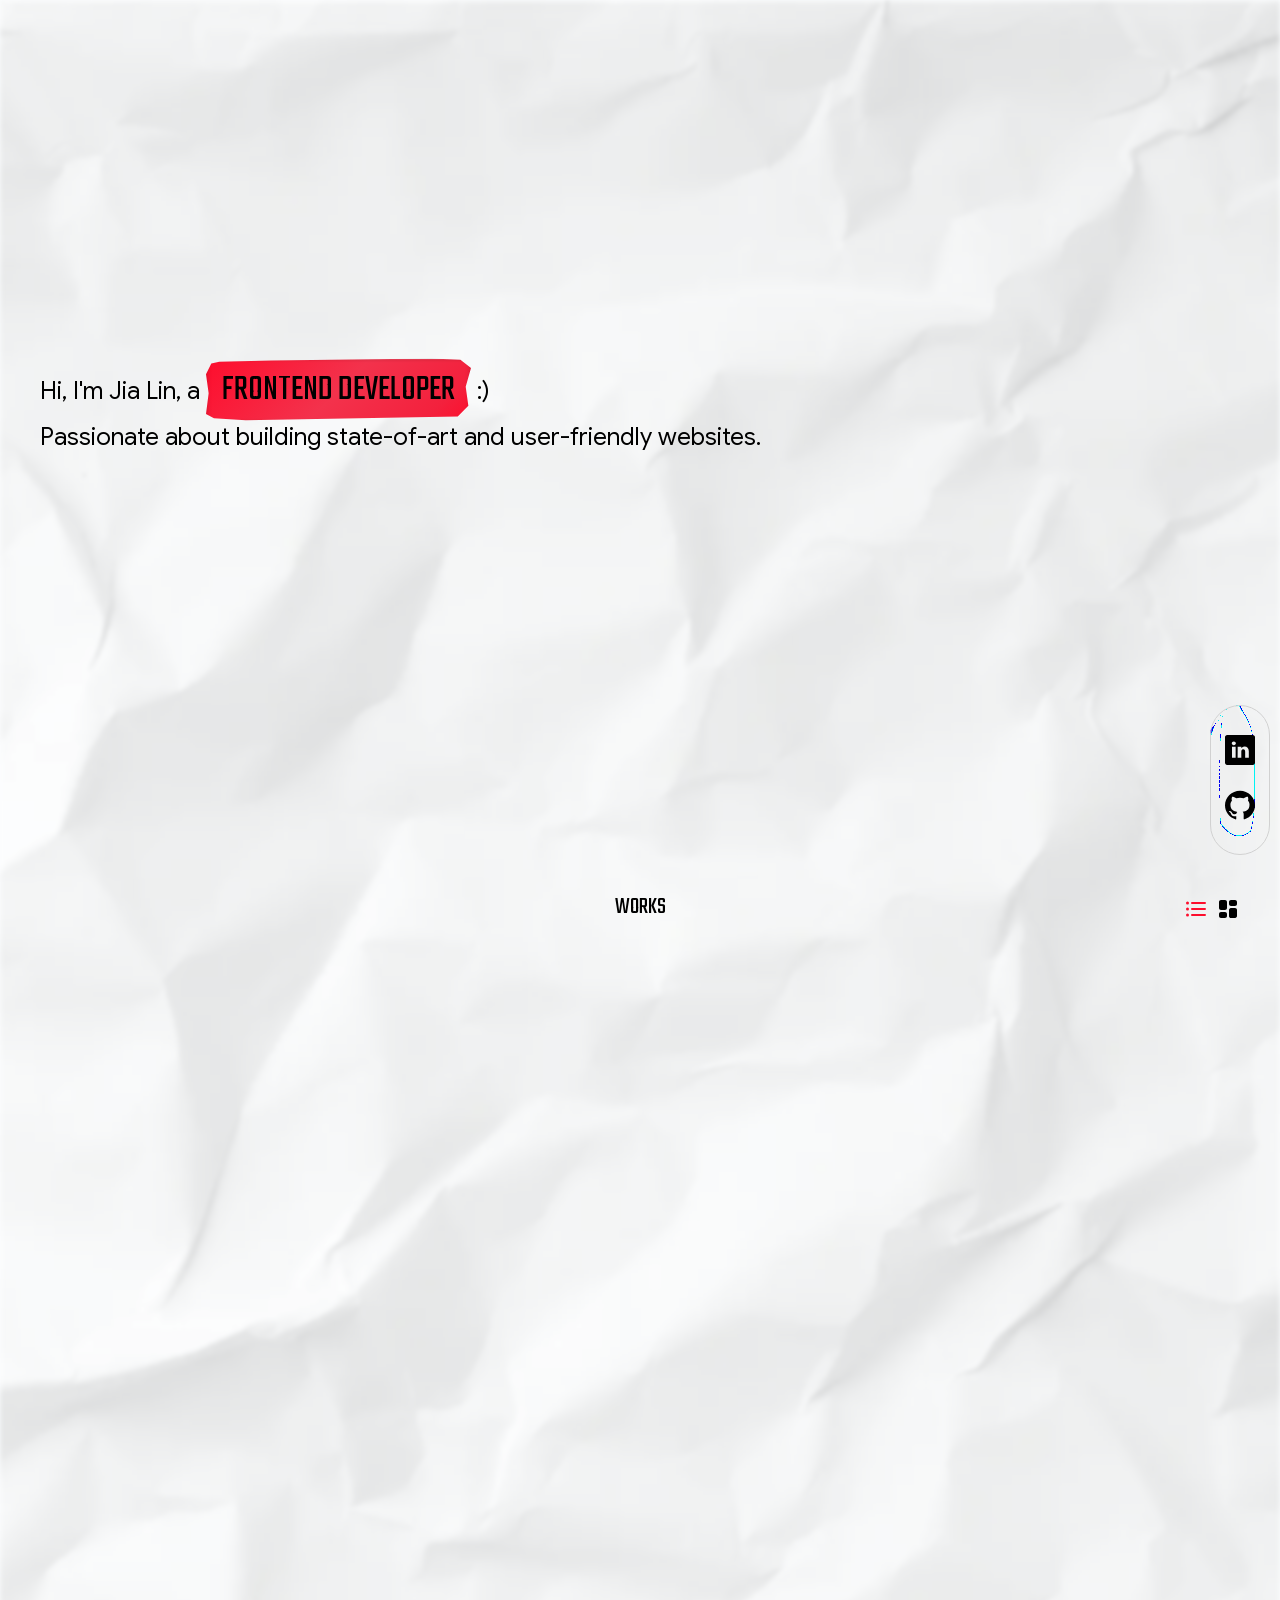
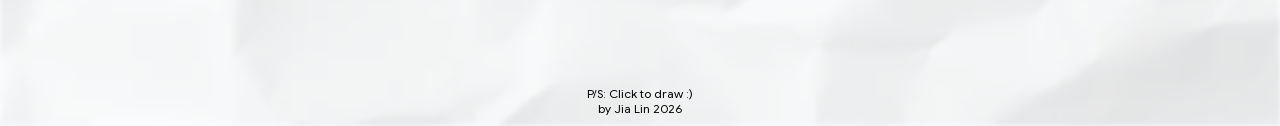
<file: index.html>
<!DOCTYPE html><!--EEVrNTQJp4laUgLphNN9O--><html lang="en"><head><meta charSet="utf-8"/><meta name="viewport" content="width=device-width, initial-scale=1"/><link rel="preload" href="/_next/static/media/47d6d6c1e6da10b8.p.660e3587.woff2" as="font" crossorigin="" type="font/woff2"/><link rel="preload" href="/_next/static/media/ce62453a442c7f35-s.p.124b2306.woff2" as="font" crossorigin="" type="font/woff2"/><link rel="preload" href="/_next/static/media/d0aab7b2481136e0-s.p.119ff753.woff2" as="font" crossorigin="" type="font/woff2"/><link rel="stylesheet" href="/_next/static/chunks/c9022c3a8650fbfb.css" data-precedence="next"/><link rel="stylesheet" href="/_next/static/chunks/cb0404a9e646cbcf.css" data-precedence="next"/><link rel="preload" as="script" fetchPriority="low" href="/_next/static/chunks/465f799faf41e6df.js"/><script src="/_next/static/chunks/806bdb8e4a6a9b95.js" async=""></script><script src="/_next/static/chunks/f2f58a7e93290fbb.js" async=""></script><script src="/_next/static/chunks/045e59273b8f7eaf.js" async=""></script><script src="/_next/static/chunks/turbopack-078b5aea0698c0e3.js" async=""></script><script src="/_next/static/chunks/ff1a16fafef87110.js" async=""></script><script src="/_next/static/chunks/d2be314c3ece3fbe.js" async=""></script><script src="/_next/static/chunks/114c196a3403f3c9.js" async=""></script><script src="/_next/static/chunks/9c6bdb83e72375cf.js" async=""></script><meta name="next-size-adjust" content=""/><title>Jia Lin | Portfolio</title><meta name="description" content="Jia Lin&#x27;s Portfolio"/><link rel="icon" href="/favicon.ico?favicon.92d8b033.ico" sizes="256x256" type="image/x-icon"/><script src="/_next/static/chunks/a6dad97d9634a72d.js" noModule=""></script></head><body class="google_sans_2bc9d12a-module__XzMkia__variable teko_5eef8d5d-module__GGAClW__variable roboto_ea4eb6ee-module__6Bmh6G__variable"><div hidden=""><!--$--><!--/$--></div><main><section class="homehero-section "><div class="wrapper">Hi, I&#x27;m Jia Lin, a<!-- --> <div class="banner-tape "><div class="banner-tape__body"><div class="banner-tape__content"><h2>Frontend Developer</h2></div></div></div> <!-- -->:)<p>Passionate about building state-of-art and user-friendly websites.</p></div></section><section class="works-section "><div class="wrapper"><div class="works-section__header-row"><h1>Works</h1><div class="works-section__header-row__buttons-wrapper"><button class="active" title="Show as list"><svg height="24" width="24" viewBox="0 0 24 24" fill="none" xmlns="http://www.w3.org/2000/svg"><path d="M8 6.00067L21 6.00139M8 12.0007L21 12.0015M8 18.0007L21 18.0015M3.5 6H3.51M3.5 12H3.51M3.5 18H3.51M4 6C4 6.27614 3.77614 6.5 3.5 6.5C3.22386 6.5 3 6.27614 3 6C3 5.72386 3.22386 5.5 3.5 5.5C3.77614 5.5 4 5.72386 4 6ZM4 12C4 12.2761 3.77614 12.5 3.5 12.5C3.22386 12.5 3 12.2761 3 12C3 11.7239 3.22386 11.5 3.5 11.5C3.77614 11.5 4 11.7239 4 12ZM4 18C4 18.2761 3.77614 18.5 3.5 18.5C3.22386 18.5 3 18.2761 3 18C3 17.7239 3.22386 17.5 3.5 17.5C3.77614 17.5 4 17.7239 4 18Z" stroke="currentColor" stroke-width="2" stroke-linecap="round" stroke-linejoin="round"></path></svg></button><button class="" title="Show as grid"><svg height="24" width="24" viewBox="0 0 24 24" xmlns="http://www.w3.org/2000/svg"><path fill="currentColor" d="M19,11 C20.0543909,11 20.9181678,11.81585 20.9945144,12.8507339 L21,13 L21,19 C21,20.0543909 20.18415,20.9181678 19.1492661,20.9945144 L19,21 L15,21 C13.9456091,21 13.0818322,20.18415 13.0054856,19.1492661 L13,19 L13,13 C13,11.9456091 13.81585,11.0818322 14.8507339,11.0054856 L15,11 L19,11 Z M9,15 C10.1046,15 11,15.8954 11,17 L11,19 C11,20.1046 10.1046,21 9,21 L5,21 C3.89543,21 3,20.1046 3,19 L3,17 C3,15.8954 3.89543,15 5,15 L9,15 Z M9,3 C10.1046,3 11,3.89543 11,5 L11,11 C11,12.1046 10.1046,13 9,13 L5,13 C3.89543,13 3,12.1046 3,11 L3,5 C3,3.89543 3.89543,3 5,3 L9,3 Z M19,3 C20.1046,3 21,3.89543 21,5 L21,7 C21,8.10457 20.1046,9 19,9 L15,9 C13.8954,9 13,8.10457 13,7 L13,5 C13,3.89543 13.8954,3 15,3 L19,3 Z"></path></svg></button></div></div><div class="works-section__content"><div class="tracklist-wrapper"><div><a class="tracklist-wrapper__row link" target="_blank" rel="noopener noreferrer" href="https://www.littlepenguinswimschool.sg/"><div class="tracklist-wrapper__row--title">Little Penguin Swim School</div><sup class="tracklist-wrapper__row--number">0<!-- -->1</sup></a></div><div><a class="tracklist-wrapper__row link" target="_blank" rel="noopener noreferrer" href="https://www.penguinswimschool.sg/"><div class="tracklist-wrapper__row--title">Penguin Swim School</div><sup class="tracklist-wrapper__row--number">0<!-- -->2</sup></a></div><div><a class="tracklist-wrapper__row link" target="_blank" rel="noopener noreferrer" href="https://www.malaccastraitspilots.com.sg/"><div class="tracklist-wrapper__row--title">Malacca Singapore Straits Pilots</div><sup class="tracklist-wrapper__row--number">0<!-- -->3</sup></a></div><div><a class="tracklist-wrapper__row link" target="_blank" rel="noopener noreferrer" href="https://www.casgarage.sg/"><div class="tracklist-wrapper__row--title">Casgarage</div><sup class="tracklist-wrapper__row--number">0<!-- -->4</sup></a></div><div><a class="tracklist-wrapper__row link" target="_blank" rel="noopener noreferrer" href="https://www.pacificlight.com.sg/sign-up-page"><div class="tracklist-wrapper__row--title">Pacific Light</div><sup class="tracklist-wrapper__row--number">0<!-- -->5</sup></a></div><div><div class="tracklist-wrapper__row"><div class="tracklist-wrapper__row--title">KC Tint Solutions</div><sup class="tracklist-wrapper__row--number">0<!-- -->6</sup></div></div><div><a class="tracklist-wrapper__row link" target="_blank" rel="noopener noreferrer" href="https://merquri.io/"><div class="tracklist-wrapper__row--title">Merquri</div><sup class="tracklist-wrapper__row--number">0<!-- -->7</sup></a></div><div><a class="tracklist-wrapper__row link" target="_blank" rel="noopener noreferrer" href="https://goodywriter.com/"><div class="tracklist-wrapper__row--title">Goody Writer</div><sup class="tracklist-wrapper__row--number">0<!-- -->8</sup></a></div></div></div></div></section></main><!--$--><!--/$--><footer class="footer-wrapper wrapper"><div class="footer-wrapper--disclaimer">P/S: Click to draw :)</div>by Jia Lin <!-- -->2026<!-- --> </footer><aside class="sidebar-wrapper"><div class="glass-surface glass-surface--fallback " style="width:60px;height:150px;border-radius:50px;--glass-frost:0;--glass-saturation:1;--filter-id:url(#glass-filter-_R_7b_)"><svg class="glass-surface__filter" xmlns="http://www.w3.org/2000/svg"><defs><filter id="glass-filter-_R_7b_" color-interpolation-filters="sRGB" x="0%" y="0%" width="100%" height="100%"><feImage x="0" y="0" width="100%" height="100%" preserveAspectRatio="none" result="map"></feImage><feDisplacementMap in="SourceGraphic" in2="map" id="redchannel" result="dispRed"></feDisplacementMap><feColorMatrix in="dispRed" type="matrix" values="1 0 0 0 0 0 0 0 0 0 0 0 0 0 0 0 0 0 1 0" result="red"></feColorMatrix><feDisplacementMap in="SourceGraphic" in2="map" id="greenchannel" result="dispGreen"></feDisplacementMap><feColorMatrix in="dispGreen" type="matrix" values="0 0 0 0 0 0 1 0 0 0 0 0 0 0 0 0 0 0 1 0" result="green"></feColorMatrix><feDisplacementMap in="SourceGraphic" in2="map" id="bluechannel" result="dispBlue"></feDisplacementMap><feColorMatrix in="dispBlue" type="matrix" values="0 0 0 0 0 0 0 0 0 0 0 0 1 0 0 0 0 0 1 0" result="blue"></feColorMatrix><feBlend in="red" in2="green" mode="screen" result="rg"></feBlend><feBlend in="rg" in2="blue" mode="screen" result="output"></feBlend><feGaussianBlur in="output" stdDeviation="0.7"></feGaussianBlur></filter></defs></svg><div class="glass-surface__content"><div class="sidebar-wrapper__links"><a target="_blank" rel="noreferrer" title="Linked In" href="https://www.linkedin.com/in/jialin5"><svg height="30" width="30" viewBox="0 0 512 512" xmlns="http://www.w3.org/2000/svg"><path fill="currentColor" d="m475.074219 0h-438.148438c-20.394531 0-36.925781 16.53125-36.925781 36.925781v438.148438c0 20.394531 16.53125 36.925781 36.925781 36.925781h438.148438c20.394531 0 36.925781-16.53125 36.925781-36.925781v-438.148438c0-20.394531-16.53125-36.925781-36.925781-36.925781zm-293.464844 387h-62.347656v-187.574219h62.347656zm-31.171875-213.1875h-.40625c-20.921875 0-34.453125-14.402344-34.453125-32.402344 0-18.40625 13.945313-32.410156 35.273437-32.410156 21.328126 0 34.453126 14.003906 34.859376 32.410156 0 18-13.53125 32.402344-35.273438 32.402344zm255.984375 213.1875h-62.339844v-100.347656c0-25.21875-9.027343-42.417969-31.585937-42.417969-17.222656 0-27.480469 11.601563-31.988282 22.800781-1.648437 4.007813-2.050781 9.609375-2.050781 15.214844v104.75h-62.34375s.816407-169.976562 0-187.574219h62.34375v26.558594c8.285157-12.78125 23.109375-30.960937 56.1875-30.960937 41.019531 0 71.777344 26.808593 71.777344 84.421874zm0 0"></path></svg></a><a target="_blank" rel="noreferrer" title="Github" href="https://github.com/jialin-5"><svg height="30" width="30" viewBox="0 0 24 24" xmlns="http://www.w3.org/2000/svg"><path d="m12 .5c-6.63 0-12 5.28-12 11.792 0 5.211 3.438 9.63 8.205 11.188.6.111.82-.254.82-.567 0-.28-.01-1.022-.015-2.005-3.338.711-4.042-1.582-4.042-1.582-.546-1.361-1.335-1.725-1.335-1.725-1.087-.731.084-.716.084-.716 1.205.082 1.838 1.215 1.838 1.215 1.07 1.803 2.809 1.282 3.495.981.108-.763.417-1.282.76-1.577-2.665-.295-5.466-1.309-5.466-5.827 0-1.287.465-2.339 1.235-3.164-.135-.298-.54-1.497.105-3.121 0 0 1.005-.316 3.3 1.209.96-.262 1.98-.392 3-.398 1.02.006 2.04.136 3 .398 2.28-1.525 3.285-1.209 3.285-1.209.645 1.624.24 2.823.12 3.121.765.825 1.23 1.877 1.23 3.164 0 4.53-2.805 5.527-5.475 5.817.42.354.81 1.077.81 2.182 0 1.578-.015 2.846-.015 3.229 0 .309.21.678.825.56 4.801-1.548 8.236-5.97 8.236-11.173 0-6.512-5.373-11.792-12-11.792z" fill="currentColor"></path></svg></a></div></div></div></aside><canvas class="cursor-trail" aria-hidden="true"></canvas><script src="/_next/static/chunks/465f799faf41e6df.js" id="_R_" async=""></script><script>(self.__next_f=self.__next_f||[]).push([0])</script><script>self.__next_f.push([1,"1:\"$Sreact.fragment\"\n2:I[39756,[\"/_next/static/chunks/ff1a16fafef87110.js\",\"/_next/static/chunks/d2be314c3ece3fbe.js\"],\"default\"]\n3:I[37457,[\"/_next/static/chunks/ff1a16fafef87110.js\",\"/_next/static/chunks/d2be314c3ece3fbe.js\"],\"default\"]\n4:I[93793,[\"/_next/static/chunks/114c196a3403f3c9.js\"],\"Sidebar\"]\n5:I[92756,[\"/_next/static/chunks/114c196a3403f3c9.js\"],\"default\"]\n6:I[56832,[\"/_next/static/chunks/114c196a3403f3c9.js\",\"/_next/static/chunks/9c6bdb83e72375cf.js\"],\"HomeHero\"]\n7:I[79175,[\"/_next/static/chunks/114c196a3403f3c9.js\",\"/_next/static/chunks/9c6bdb83e72375cf.js\"],\"Works\"]\n8:I[97367,[\"/_next/static/chunks/ff1a16fafef87110.js\",\"/_next/static/chunks/d2be314c3ece3fbe.js\"],\"OutletBoundary\"]\n9:\"$Sreact.suspense\"\nb:I[97367,[\"/_next/static/chunks/ff1a16fafef87110.js\",\"/_next/static/chunks/d2be314c3ece3fbe.js\"],\"ViewportBoundary\"]\nd:I[97367,[\"/_next/static/chunks/ff1a16fafef87110.js\",\"/_next/static/chunks/d2be314c3ece3fbe.js\"],\"MetadataBoundary\"]\nf:I[68027,[],\"default\"]\n:HL[\"/_next/static/chunks/c9022c3a8650fbfb.css\",\"style\"]\n:HL[\"/_next/static/media/47d6d6c1e6da10b8.p.660e3587.woff2\",\"font\",{\"crossOrigin\":\"\",\"type\":\"font/woff2\"}]\n:HL[\"/_next/static/media/ce62453a442c7f35-s.p.124b2306.woff2\",\"font\",{\"crossOrigin\":\"\",\"type\":\"font/woff2\"}]\n:HL[\"/_next/static/media/d0aab7b2481136e0-s.p.119ff753.woff2\",\"font\",{\"crossOrigin\":\"\",\"type\":\"font/woff2\"}]\n:HL[\"/_next/static/chunks/cb0404a9e646cbcf.css\",\"style\"]\n"])</script><script>self.__next_f.push([1,"0:{\"P\":null,\"b\":\"EEVrNTQJp4laUgLphNN9O\",\"c\":[\"\",\"\"],\"q\":\"\",\"i\":false,\"f\":[[[\"\",{\"children\":[\"__PAGE__\",{}]},\"$undefined\",\"$undefined\",true],[[\"$\",\"$1\",\"c\",{\"children\":[[[\"$\",\"link\",\"0\",{\"rel\":\"stylesheet\",\"href\":\"/_next/static/chunks/c9022c3a8650fbfb.css\",\"precedence\":\"next\",\"crossOrigin\":\"$undefined\",\"nonce\":\"$undefined\"}],[\"$\",\"script\",\"script-0\",{\"src\":\"/_next/static/chunks/114c196a3403f3c9.js\",\"async\":true,\"nonce\":\"$undefined\"}]],[\"$\",\"html\",null,{\"lang\":\"en\",\"children\":[\"$\",\"body\",null,{\"className\":\"google_sans_2bc9d12a-module__XzMkia__variable teko_5eef8d5d-module__GGAClW__variable roboto_ea4eb6ee-module__6Bmh6G__variable\",\"children\":[[\"$\",\"$L2\",null,{\"parallelRouterKey\":\"children\",\"error\":\"$undefined\",\"errorStyles\":\"$undefined\",\"errorScripts\":\"$undefined\",\"template\":[\"$\",\"$L3\",null,{}],\"templateStyles\":\"$undefined\",\"templateScripts\":\"$undefined\",\"notFound\":[[[\"$\",\"title\",null,{\"children\":\"404: This page could not be found.\"}],[\"$\",\"div\",null,{\"style\":{\"fontFamily\":\"system-ui,\\\"Segoe UI\\\",Roboto,Helvetica,Arial,sans-serif,\\\"Apple Color Emoji\\\",\\\"Segoe UI Emoji\\\"\",\"height\":\"100vh\",\"textAlign\":\"center\",\"display\":\"flex\",\"flexDirection\":\"column\",\"alignItems\":\"center\",\"justifyContent\":\"center\"},\"children\":[\"$\",\"div\",null,{\"children\":[[\"$\",\"style\",null,{\"dangerouslySetInnerHTML\":{\"__html\":\"body{color:#000;background:#fff;margin:0}.next-error-h1{border-right:1px solid rgba(0,0,0,.3)}@media (prefers-color-scheme:dark){body{color:#fff;background:#000}.next-error-h1{border-right:1px solid rgba(255,255,255,.3)}}\"}}],[\"$\",\"h1\",null,{\"className\":\"next-error-h1\",\"style\":{\"display\":\"inline-block\",\"margin\":\"0 20px 0 0\",\"padding\":\"0 23px 0 0\",\"fontSize\":24,\"fontWeight\":500,\"verticalAlign\":\"top\",\"lineHeight\":\"49px\"},\"children\":404}],[\"$\",\"div\",null,{\"style\":{\"display\":\"inline-block\"},\"children\":[\"$\",\"h2\",null,{\"style\":{\"fontSize\":14,\"fontWeight\":400,\"lineHeight\":\"49px\",\"margin\":0},\"children\":\"This page could not be found.\"}]}]]}]}]],[]],\"forbidden\":\"$undefined\",\"unauthorized\":\"$undefined\"}],[\"$\",\"footer\",null,{\"className\":\"footer-wrapper wrapper\",\"children\":[[\"$\",\"div\",null,{\"className\":\"footer-wrapper--disclaimer\",\"children\":\"P/S: Click to draw :)\"}],\"by Jia Lin \",2026,\" \"]}],[\"$\",\"$L4\",null,{}],[\"$\",\"$L5\",null,{}]]}]}]]}],{\"children\":[[\"$\",\"$1\",\"c\",{\"children\":[[\"$\",\"main\",null,{\"children\":[[\"$\",\"$L6\",null,{}],[\"$\",\"$L7\",null,{}]]}],[[\"$\",\"link\",\"0\",{\"rel\":\"stylesheet\",\"href\":\"/_next/static/chunks/cb0404a9e646cbcf.css\",\"precedence\":\"next\",\"crossOrigin\":\"$undefined\",\"nonce\":\"$undefined\"}],[\"$\",\"script\",\"script-0\",{\"src\":\"/_next/static/chunks/9c6bdb83e72375cf.js\",\"async\":true,\"nonce\":\"$undefined\"}]],[\"$\",\"$L8\",null,{\"children\":[\"$\",\"$9\",null,{\"name\":\"Next.MetadataOutlet\",\"children\":\"$@a\"}]}]]}],{},null,false,false]},null,false,false],[\"$\",\"$1\",\"h\",{\"children\":[null,[\"$\",\"$Lb\",null,{\"children\":\"$Lc\"}],[\"$\",\"div\",null,{\"hidden\":true,\"children\":[\"$\",\"$Ld\",null,{\"children\":[\"$\",\"$9\",null,{\"name\":\"Next.Metadata\",\"children\":\"$Le\"}]}]}],[\"$\",\"meta\",null,{\"name\":\"next-size-adjust\",\"content\":\"\"}]]}],false]],\"m\":\"$undefined\",\"G\":[\"$f\",[]],\"S\":true}\n"])</script><script>self.__next_f.push([1,"c:[[\"$\",\"meta\",\"0\",{\"charSet\":\"utf-8\"}],[\"$\",\"meta\",\"1\",{\"name\":\"viewport\",\"content\":\"width=device-width, initial-scale=1\"}]]\n"])</script><script>self.__next_f.push([1,"10:I[27201,[\"/_next/static/chunks/ff1a16fafef87110.js\",\"/_next/static/chunks/d2be314c3ece3fbe.js\"],\"IconMark\"]\na:null\ne:[[\"$\",\"title\",\"0\",{\"children\":\"Jia Lin | Portfolio\"}],[\"$\",\"meta\",\"1\",{\"name\":\"description\",\"content\":\"Jia Lin's Portfolio\"}],[\"$\",\"link\",\"2\",{\"rel\":\"icon\",\"href\":\"/favicon.ico?favicon.92d8b033.ico\",\"sizes\":\"256x256\",\"type\":\"image/x-icon\"}],[\"$\",\"$L10\",\"3\",{}]]\n"])</script></body></html>
</file>
<file: _next/static/chunks/c9022c3a8650fbfb.css>
@font-face{font-family:Google Sans;font-style:normal;font-weight:400;font-display:swap;src:url(../media/cc9f4252b43d54d2.40713af1.woff2)format("woff2");unicode-range:U+308,U+530-58F,U+2010,U+2024,U+25CC,U+FB13-FB17}@font-face{font-family:Google Sans;font-style:normal;font-weight:400;font-display:swap;src:url(../media/8bf1ebb1e27cdda8.7a0ea7aa.woff2)format("woff2");unicode-range:U+951-952,U+964-965,U+980-9FE,U+1CD0,U+1CD2,U+1CD5-1CD6,U+1CD8,U+1CE1,U+1CEA,U+1CED,U+1CF2,U+1CF5-1CF7,U+200C-200D,U+20B9,U+25CC,U+A8F1}@font-face{font-family:Google Sans;font-style:normal;font-weight:400;font-display:swap;src:url(../media/d4b09e548dc4ba91.5d689e24.woff2)format("woff2");unicode-range:U+2C7,U+2D8-2D9,U+2DB,U+307,U+1400-167F,U+18B0-18F5,U+25CC,U+11AB?}@font-face{font-family:Google Sans;font-style:normal;font-weight:400;font-display:swap;src:url(../media/0ec6c84bef5c67ea.76ebcf6a.woff2)format("woff2");unicode-range:U+460-52F,U+1C80-1C8A,U+20B4,U+2DE0-2DFF,U+A640-A69F,U+FE2E-FE2F}@font-face{font-family:Google Sans;font-style:normal;font-weight:400;font-display:swap;src:url(../media/827a210979ea4704.5b0890a2.woff2)format("woff2");unicode-range:U+301,U+400-45F,U+490-491,U+4B0-4B1,U+2116}@font-face{font-family:Google Sans;font-style:normal;font-weight:400;font-display:swap;src:url(../media/2c1e5a639ba254f0.c8b7f269.woff2)format("woff2");unicode-range:U+900-97F,U+1CD0-1CF9,U+200C-200D,U+20A8,U+20B9,U+20F0,U+25CC,U+A830-A839,U+A8E0-A8FF,U+11B00-11B09}@font-face{font-family:Google Sans;font-style:normal;font-weight:400;font-display:swap;src:url(../media/775191b843768d35.123d5b7e.woff2)format("woff2");unicode-range:U+30E,U+1200-1399,U+2D80-2DDE,U+AB01-AB2E,U+1E7E0-1E7E6,U+1E7E8-1E7EB,U+1E7ED-1E7EE,U+1E7F0-1E7FE}@font-face{font-family:Google Sans;font-style:normal;font-weight:400;font-display:swap;src:url(../media/b71b7ce0d1079b0e.2d7557bc.woff2)format("woff2");unicode-range:U+589,U+10A0-10FF,U+1C90-1CBA,U+1CBD-1CBF,U+205A,U+2D00-2D2F,U+2E31}@font-face{font-family:Google Sans;font-style:normal;font-weight:400;font-display:swap;src:url(../media/6e6b761138eddc9f.bedb1859.woff2)format("woff2");unicode-range:U+1F??}@font-face{font-family:Google Sans;font-style:normal;font-weight:400;font-display:swap;src:url(../media/16c7924ea9b676a6.06d0e6ba.woff2)format("woff2");unicode-range:U+370-377,U+37A-37F,U+384-38A,U+38C,U+38E-3A1,U+3A3-3FF}@font-face{font-family:Google Sans;font-style:normal;font-weight:400;font-display:swap;src:url(../media/7ac3d695e803369e.8b2544c7.woff2)format("woff2");unicode-range:U+951-952,U+964-965,U+A80-AFF,U+200C-200D,U+20B9,U+25CC,U+A830-A839}@font-face{font-family:Google Sans;font-style:normal;font-weight:400;font-display:swap;src:url(../media/258a635de935f01a.9024f71a.woff2)format("woff2");unicode-range:U+951-952,U+964-965,U+A01-A76,U+200C-200D,U+20B9,U+25CC,U+262C,U+A830-A839}@font-face{font-family:Google Sans;font-style:normal;font-weight:400;font-display:swap;src:url(../media/6a5ae298b17bbade.67a7ee35.woff2)format("woff2");unicode-range:U+307-308,U+590-5FF,U+200C-2010,U+20AA,U+25CC,U+FB1D-FB4F}@font-face{font-family:Google Sans;font-style:normal;font-weight:400;font-display:swap;src:url(../media/24cccb79abadd5a8.3a5deda2.woff2)format("woff2");unicode-range:U+1780-17FF,U+19E0-19FF,U+200C-200D,U+25CC}@font-face{font-family:Google Sans;font-style:normal;font-weight:400;font-display:swap;src:url(../media/22ef3bf585cc4a73.797bd4dc.woff2)format("woff2");unicode-range:U+E81-EDF,U+200C-200D,U+25CC}@font-face{font-family:Google Sans;font-style:normal;font-weight:400;font-display:swap;src:url(../media/ce0c64423438face.0ba0c5c0.woff2)format("woff2");unicode-range:U+307,U+323,U+951-952,U+964-965,U+D00-D7F,U+1CDA,U+1CF2,U+200C-200D,U+20B9,U+25CC,U+A830-A832}@font-face{font-family:Google Sans;font-style:normal;font-weight:400;font-display:swap;src:url(../media/37db81cdb796545a.4eaa78f4.woff2)format("woff2");unicode-range:U+951-952,U+964-965,U+B01-B77,U+1CDA,U+1CF2,U+200C-200D,U+20B9,U+25CC}@font-face{font-family:Google Sans;font-style:normal;font-weight:400;font-display:swap;src:url(../media/cc37ffbdd3319e4b.a91274a2.woff2)format("woff2");unicode-range:U+964-965,U+D81-DF4,U+1CF2,U+200C-200D,U+25CC,U+111E1-111F4}@font-face{font-family:Google Sans;font-style:normal;font-weight:400;font-display:swap;src:url(../media/95ab80c2b18b3804.74743d1a.woff2)format("woff2");unicode-range:U+1-C,U+E-1F,U+7F-9F,U+20DD-20E0,U+20E2-20E4,U+2150-218F,U+2190,U+2192,U+2194-2199,U+21AF,U+21E6-21F0,U+21F3,U+2218-2219,U+2299,U+22C4-22C6,U+2300-243F,U+2440-244A,U+2460-24FF,U+25A0-27BF,U+28??,U+2921-2922,U+2981,U+29BF,U+29EB,U+2B??,U+4DC0-4DFF,U+FFF9-FFFB,U+10140-1018E,U+10190-1019C,U+101A0,U+101D0-101FD,U+102E0-102FB,U+10E60-10E7E,U+1D2C0-1D2D3,U+1D2E0-1D37F,U+1F0??,U+1F100-1F1AD,U+1F1E6-1F1FF,U+1F30D-1F30F,U+1F315,U+1F31C,U+1F31E,U+1F320-1F32C,U+1F336,U+1F378,U+1F37D,U+1F382,U+1F393-1F39F,U+1F3A7-1F3A8,U+1F3AC-1F3AF,U+1F3C2,U+1F3C4-1F3C6,U+1F3CA-1F3CE,U+1F3D4-1F3E0,U+1F3ED,U+1F3F1-1F3F3,U+1F3F5-1F3F7,U+1F408,U+1F415,U+1F41F,U+1F426,U+1F43F,U+1F441-1F442,U+1F444,U+1F446-1F449,U+1F44C-1F44E,U+1F453,U+1F46A,U+1F47D,U+1F4A3,U+1F4B0,U+1F4B3,U+1F4B9,U+1F4BB,U+1F4BF,U+1F4C8-1F4CB,U+1F4D6,U+1F4DA,U+1F4DF,U+1F4E3-1F4E6,U+1F4EA-1F4ED,U+1F4F7,U+1F4F9-1F4FB,U+1F4FD-1F4FE,U+1F503,U+1F507-1F50B,U+1F50D,U+1F512-1F513,U+1F53E-1F54A,U+1F54F-1F5FA,U+1F610,U+1F650-1F67F,U+1F687,U+1F68D,U+1F691,U+1F694,U+1F698,U+1F6AD,U+1F6B2,U+1F6B9-1F6BA,U+1F6BC,U+1F6C6-1F6CF,U+1F6D3-1F6D7,U+1F6E0-1F6EA,U+1F6F0-1F6F3,U+1F6F7-1F6FC,U+1F7??,U+1F800-1F80B,U+1F810-1F847,U+1F850-1F859,U+1F860-1F887,U+1F890-1F8AD,U+1F8B0-1F8BB,U+1F8C0-1F8C1,U+1F900-1F90B,U+1F93B,U+1F946,U+1F984,U+1F996,U+1F9E9,U+1FA00-1FA6F,U+1FA70-1FA7C,U+1FA80-1FA89,U+1FA8F-1FAC6,U+1FACE-1FADC,U+1FADF-1FAE9,U+1FAF0-1FAF8,U+1FB??}@font-face{font-family:Google Sans;font-style:normal;font-weight:400;font-display:swap;src:url(../media/f8b71b303845b64e.4044081e.woff2)format("woff2");unicode-range:U+964-965,U+B82-BFA,U+200C-200D,U+20B9,U+25CC}@font-face{font-family:Google Sans;font-style:normal;font-weight:400;font-display:swap;src:url(../media/ee339b0464be7e84.9adf3264.woff2)format("woff2");unicode-range:U+951-952,U+964-965,U+C00-C7F,U+1CDA,U+1CF2,U+200C-200D,U+25CC}@font-face{font-family:Google Sans;font-style:normal;font-weight:400;font-display:swap;src:url(../media/3a09ab19532b9f2b.4c4ca596.woff2)format("woff2");unicode-range:U+2D7,U+303,U+331,U+E01-E5B,U+200C-200D,U+25CC}@font-face{font-family:Google Sans;font-style:normal;font-weight:400;font-display:swap;src:url(../media/1876d7d15f459a39.70a6a6b9.woff2)format("woff2");unicode-range:U+102-103,U+110-111,U+128-129,U+168-169,U+1A0-1A1,U+1AF-1B0,U+300-301,U+303-304,U+308-309,U+323,U+329,U+1EA0-1EF9,U+20AB}@font-face{font-family:Google Sans;font-style:normal;font-weight:400;font-display:swap;src:url(../media/310b51b799a8cf5c.9be4f446.woff2)format("woff2");unicode-range:U+100-2BA,U+2BD-2C5,U+2C7-2CC,U+2CE-2D7,U+2DD-2FF,U+304,U+308,U+329,U+1D00-1DBF,U+1E00-1E9F,U+1EF2-1EFF,U+2020,U+20A0-20AB,U+20AD-20C0,U+2113,U+2C60-2C7F,U+A720-A7FF}@font-face{font-family:Google Sans;font-style:normal;font-weight:400;font-display:swap;src:url(../media/47d6d6c1e6da10b8.p.660e3587.woff2)format("woff2");unicode-range:U+??,U+131,U+152-153,U+2BB-2BC,U+2C6,U+2DA,U+2DC,U+304,U+308,U+329,U+2000-206F,U+20AC,U+2122,U+2191,U+2193,U+2212,U+2215,U+FEFF,U+FFFD}@font-face{font-family:Google Sans;font-style:normal;font-weight:700;font-display:swap;src:url(../media/cc9f4252b43d54d2.40713af1.woff2)format("woff2");unicode-range:U+308,U+530-58F,U+2010,U+2024,U+25CC,U+FB13-FB17}@font-face{font-family:Google Sans;font-style:normal;font-weight:700;font-display:swap;src:url(../media/8bf1ebb1e27cdda8.7a0ea7aa.woff2)format("woff2");unicode-range:U+951-952,U+964-965,U+980-9FE,U+1CD0,U+1CD2,U+1CD5-1CD6,U+1CD8,U+1CE1,U+1CEA,U+1CED,U+1CF2,U+1CF5-1CF7,U+200C-200D,U+20B9,U+25CC,U+A8F1}@font-face{font-family:Google Sans;font-style:normal;font-weight:700;font-display:swap;src:url(../media/d4b09e548dc4ba91.5d689e24.woff2)format("woff2");unicode-range:U+2C7,U+2D8-2D9,U+2DB,U+307,U+1400-167F,U+18B0-18F5,U+25CC,U+11AB?}@font-face{font-family:Google Sans;font-style:normal;font-weight:700;font-display:swap;src:url(../media/0ec6c84bef5c67ea.76ebcf6a.woff2)format("woff2");unicode-range:U+460-52F,U+1C80-1C8A,U+20B4,U+2DE0-2DFF,U+A640-A69F,U+FE2E-FE2F}@font-face{font-family:Google Sans;font-style:normal;font-weight:700;font-display:swap;src:url(../media/827a210979ea4704.5b0890a2.woff2)format("woff2");unicode-range:U+301,U+400-45F,U+490-491,U+4B0-4B1,U+2116}@font-face{font-family:Google Sans;font-style:normal;font-weight:700;font-display:swap;src:url(../media/2c1e5a639ba254f0.c8b7f269.woff2)format("woff2");unicode-range:U+900-97F,U+1CD0-1CF9,U+200C-200D,U+20A8,U+20B9,U+20F0,U+25CC,U+A830-A839,U+A8E0-A8FF,U+11B00-11B09}@font-face{font-family:Google Sans;font-style:normal;font-weight:700;font-display:swap;src:url(../media/775191b843768d35.123d5b7e.woff2)format("woff2");unicode-range:U+30E,U+1200-1399,U+2D80-2DDE,U+AB01-AB2E,U+1E7E0-1E7E6,U+1E7E8-1E7EB,U+1E7ED-1E7EE,U+1E7F0-1E7FE}@font-face{font-family:Google Sans;font-style:normal;font-weight:700;font-display:swap;src:url(../media/b71b7ce0d1079b0e.2d7557bc.woff2)format("woff2");unicode-range:U+589,U+10A0-10FF,U+1C90-1CBA,U+1CBD-1CBF,U+205A,U+2D00-2D2F,U+2E31}@font-face{font-family:Google Sans;font-style:normal;font-weight:700;font-display:swap;src:url(../media/6e6b761138eddc9f.bedb1859.woff2)format("woff2");unicode-range:U+1F??}@font-face{font-family:Google Sans;font-style:normal;font-weight:700;font-display:swap;src:url(../media/16c7924ea9b676a6.06d0e6ba.woff2)format("woff2");unicode-range:U+370-377,U+37A-37F,U+384-38A,U+38C,U+38E-3A1,U+3A3-3FF}@font-face{font-family:Google Sans;font-style:normal;font-weight:700;font-display:swap;src:url(../media/7ac3d695e803369e.8b2544c7.woff2)format("woff2");unicode-range:U+951-952,U+964-965,U+A80-AFF,U+200C-200D,U+20B9,U+25CC,U+A830-A839}@font-face{font-family:Google Sans;font-style:normal;font-weight:700;font-display:swap;src:url(../media/258a635de935f01a.9024f71a.woff2)format("woff2");unicode-range:U+951-952,U+964-965,U+A01-A76,U+200C-200D,U+20B9,U+25CC,U+262C,U+A830-A839}@font-face{font-family:Google Sans;font-style:normal;font-weight:700;font-display:swap;src:url(../media/6a5ae298b17bbade.67a7ee35.woff2)format("woff2");unicode-range:U+307-308,U+590-5FF,U+200C-2010,U+20AA,U+25CC,U+FB1D-FB4F}@font-face{font-family:Google Sans;font-style:normal;font-weight:700;font-display:swap;src:url(../media/24cccb79abadd5a8.3a5deda2.woff2)format("woff2");unicode-range:U+1780-17FF,U+19E0-19FF,U+200C-200D,U+25CC}@font-face{font-family:Google Sans;font-style:normal;font-weight:700;font-display:swap;src:url(../media/22ef3bf585cc4a73.797bd4dc.woff2)format("woff2");unicode-range:U+E81-EDF,U+200C-200D,U+25CC}@font-face{font-family:Google Sans;font-style:normal;font-weight:700;font-display:swap;src:url(../media/ce0c64423438face.0ba0c5c0.woff2)format("woff2");unicode-range:U+307,U+323,U+951-952,U+964-965,U+D00-D7F,U+1CDA,U+1CF2,U+200C-200D,U+20B9,U+25CC,U+A830-A832}@font-face{font-family:Google Sans;font-style:normal;font-weight:700;font-display:swap;src:url(../media/37db81cdb796545a.4eaa78f4.woff2)format("woff2");unicode-range:U+951-952,U+964-965,U+B01-B77,U+1CDA,U+1CF2,U+200C-200D,U+20B9,U+25CC}@font-face{font-family:Google Sans;font-style:normal;font-weight:700;font-display:swap;src:url(../media/cc37ffbdd3319e4b.a91274a2.woff2)format("woff2");unicode-range:U+964-965,U+D81-DF4,U+1CF2,U+200C-200D,U+25CC,U+111E1-111F4}@font-face{font-family:Google Sans;font-style:normal;font-weight:700;font-display:swap;src:url(../media/95ab80c2b18b3804.74743d1a.woff2)format("woff2");unicode-range:U+1-C,U+E-1F,U+7F-9F,U+20DD-20E0,U+20E2-20E4,U+2150-218F,U+2190,U+2192,U+2194-2199,U+21AF,U+21E6-21F0,U+21F3,U+2218-2219,U+2299,U+22C4-22C6,U+2300-243F,U+2440-244A,U+2460-24FF,U+25A0-27BF,U+28??,U+2921-2922,U+2981,U+29BF,U+29EB,U+2B??,U+4DC0-4DFF,U+FFF9-FFFB,U+10140-1018E,U+10190-1019C,U+101A0,U+101D0-101FD,U+102E0-102FB,U+10E60-10E7E,U+1D2C0-1D2D3,U+1D2E0-1D37F,U+1F0??,U+1F100-1F1AD,U+1F1E6-1F1FF,U+1F30D-1F30F,U+1F315,U+1F31C,U+1F31E,U+1F320-1F32C,U+1F336,U+1F378,U+1F37D,U+1F382,U+1F393-1F39F,U+1F3A7-1F3A8,U+1F3AC-1F3AF,U+1F3C2,U+1F3C4-1F3C6,U+1F3CA-1F3CE,U+1F3D4-1F3E0,U+1F3ED,U+1F3F1-1F3F3,U+1F3F5-1F3F7,U+1F408,U+1F415,U+1F41F,U+1F426,U+1F43F,U+1F441-1F442,U+1F444,U+1F446-1F449,U+1F44C-1F44E,U+1F453,U+1F46A,U+1F47D,U+1F4A3,U+1F4B0,U+1F4B3,U+1F4B9,U+1F4BB,U+1F4BF,U+1F4C8-1F4CB,U+1F4D6,U+1F4DA,U+1F4DF,U+1F4E3-1F4E6,U+1F4EA-1F4ED,U+1F4F7,U+1F4F9-1F4FB,U+1F4FD-1F4FE,U+1F503,U+1F507-1F50B,U+1F50D,U+1F512-1F513,U+1F53E-1F54A,U+1F54F-1F5FA,U+1F610,U+1F650-1F67F,U+1F687,U+1F68D,U+1F691,U+1F694,U+1F698,U+1F6AD,U+1F6B2,U+1F6B9-1F6BA,U+1F6BC,U+1F6C6-1F6CF,U+1F6D3-1F6D7,U+1F6E0-1F6EA,U+1F6F0-1F6F3,U+1F6F7-1F6FC,U+1F7??,U+1F800-1F80B,U+1F810-1F847,U+1F850-1F859,U+1F860-1F887,U+1F890-1F8AD,U+1F8B0-1F8BB,U+1F8C0-1F8C1,U+1F900-1F90B,U+1F93B,U+1F946,U+1F984,U+1F996,U+1F9E9,U+1FA00-1FA6F,U+1FA70-1FA7C,U+1FA80-1FA89,U+1FA8F-1FAC6,U+1FACE-1FADC,U+1FADF-1FAE9,U+1FAF0-1FAF8,U+1FB??}@font-face{font-family:Google Sans;font-style:normal;font-weight:700;font-display:swap;src:url(../media/f8b71b303845b64e.4044081e.woff2)format("woff2");unicode-range:U+964-965,U+B82-BFA,U+200C-200D,U+20B9,U+25CC}@font-face{font-family:Google Sans;font-style:normal;font-weight:700;font-display:swap;src:url(../media/ee339b0464be7e84.9adf3264.woff2)format("woff2");unicode-range:U+951-952,U+964-965,U+C00-C7F,U+1CDA,U+1CF2,U+200C-200D,U+25CC}@font-face{font-family:Google Sans;font-style:normal;font-weight:700;font-display:swap;src:url(../media/3a09ab19532b9f2b.4c4ca596.woff2)format("woff2");unicode-range:U+2D7,U+303,U+331,U+E01-E5B,U+200C-200D,U+25CC}@font-face{font-family:Google Sans;font-style:normal;font-weight:700;font-display:swap;src:url(../media/1876d7d15f459a39.70a6a6b9.woff2)format("woff2");unicode-range:U+102-103,U+110-111,U+128-129,U+168-169,U+1A0-1A1,U+1AF-1B0,U+300-301,U+303-304,U+308-309,U+323,U+329,U+1EA0-1EF9,U+20AB}@font-face{font-family:Google Sans;font-style:normal;font-weight:700;font-display:swap;src:url(../media/310b51b799a8cf5c.9be4f446.woff2)format("woff2");unicode-range:U+100-2BA,U+2BD-2C5,U+2C7-2CC,U+2CE-2D7,U+2DD-2FF,U+304,U+308,U+329,U+1D00-1DBF,U+1E00-1E9F,U+1EF2-1EFF,U+2020,U+20A0-20AB,U+20AD-20C0,U+2113,U+2C60-2C7F,U+A720-A7FF}@font-face{font-family:Google Sans;font-style:normal;font-weight:700;font-display:swap;src:url(../media/47d6d6c1e6da10b8.p.660e3587.woff2)format("woff2");unicode-range:U+??,U+131,U+152-153,U+2BB-2BC,U+2C6,U+2DA,U+2DC,U+304,U+308,U+329,U+2000-206F,U+20AC,U+2122,U+2191,U+2193,U+2212,U+2215,U+FEFF,U+FFFD}.google_sans_2bc9d12a-module__XzMkia__className{font-family:Google Sans;font-style:normal}.google_sans_2bc9d12a-module__XzMkia__variable{--font-google-sans:"Google Sans"}
@font-face{font-family:Teko;font-style:normal;font-weight:400;font-display:swap;src:url(../media/78b0180ea9fd0c1b-s.84685208.woff2)format("woff2");unicode-range:U+900-97F,U+1CD0-1CF9,U+200C-200D,U+20A8,U+20B9,U+20F0,U+25CC,U+A830-A839,U+A8E0-A8FF,U+11B00-11B09}@font-face{font-family:Teko;font-style:normal;font-weight:400;font-display:swap;src:url(../media/56697cfc1b5f5b79-s.68f1050b.woff2)format("woff2");unicode-range:U+100-2BA,U+2BD-2C5,U+2C7-2CC,U+2CE-2D7,U+2DD-2FF,U+304,U+308,U+329,U+1D00-1DBF,U+1E00-1E9F,U+1EF2-1EFF,U+2020,U+20A0-20AB,U+20AD-20C0,U+2113,U+2C60-2C7F,U+A720-A7FF}@font-face{font-family:Teko;font-style:normal;font-weight:400;font-display:swap;src:url(../media/d0aab7b2481136e0-s.p.119ff753.woff2)format("woff2");unicode-range:U+??,U+131,U+152-153,U+2BB-2BC,U+2C6,U+2DA,U+2DC,U+304,U+308,U+329,U+2000-206F,U+20AC,U+2122,U+2191,U+2193,U+2212,U+2215,U+FEFF,U+FFFD}@font-face{font-family:Teko Fallback;src:local(Arial);ascent-override:146.26%;descent-override:72.52%;line-gap-override:0.0%;size-adjust:65.5%}.teko_5eef8d5d-module__GGAClW__className{font-family:Teko,Teko Fallback;font-style:normal;font-weight:400}.teko_5eef8d5d-module__GGAClW__variable{--font-teko:"Teko","Teko Fallback"}
@font-face{font-family:Roboto;font-style:normal;font-weight:400;font-stretch:100%;font-display:swap;src:url(../media/572c13468b8cff87-s.974b4bc2.woff2)format("woff2");unicode-range:U+460-52F,U+1C80-1C8A,U+20B4,U+2DE0-2DFF,U+A640-A69F,U+FE2E-FE2F}@font-face{font-family:Roboto;font-style:normal;font-weight:400;font-stretch:100%;font-display:swap;src:url(../media/62d4b50592542c9f-s.9e30d041.woff2)format("woff2");unicode-range:U+301,U+400-45F,U+490-491,U+4B0-4B1,U+2116}@font-face{font-family:Roboto;font-style:normal;font-weight:400;font-stretch:100%;font-display:swap;src:url(../media/38772d1e0cde909c-s.62d745bb.woff2)format("woff2");unicode-range:U+1F??}@font-face{font-family:Roboto;font-style:normal;font-weight:400;font-stretch:100%;font-display:swap;src:url(../media/a0ffaa6a9384d9d3-s.a34f6310.woff2)format("woff2");unicode-range:U+370-377,U+37A-37F,U+384-38A,U+38C,U+38E-3A1,U+3A3-3FF}@font-face{font-family:Roboto;font-style:normal;font-weight:400;font-stretch:100%;font-display:swap;src:url(../media/fad568eea626db0e-s.479744c5.woff2)format("woff2");unicode-range:U+302-303,U+305,U+307-308,U+310,U+312,U+315,U+31A,U+326-327,U+32C,U+32F-330,U+332-333,U+338,U+33A,U+346,U+34D,U+391-3A1,U+3A3-3A9,U+3B1-3C9,U+3D1,U+3D5-3D6,U+3F0-3F1,U+3F4-3F5,U+2016-2017,U+2034-2038,U+203C,U+2040,U+2043,U+2047,U+2050,U+2057,U+205F,U+2070-2071,U+2074-208E,U+2090-209C,U+20D0-20DC,U+20E1,U+20E5-20EF,U+2100-2112,U+2114-2115,U+2117-2121,U+2123-214F,U+2190,U+2192,U+2194-21AE,U+21B0-21E5,U+21F1-21F2,U+21F4-2211,U+2213-2214,U+2216-22FF,U+2308-230B,U+2310,U+2319,U+231C-2321,U+2336-237A,U+237C,U+2395,U+239B-23B7,U+23D0,U+23DC-23E1,U+2474-2475,U+25AF,U+25B3,U+25B7,U+25BD,U+25C1,U+25CA,U+25CC,U+25FB,U+266D-266F,U+27C0-27FF,U+2900-2AFF,U+2B0E-2B11,U+2B30-2B4C,U+2BFE,U+3030,U+FF5B,U+FF5D,U+1D400-1D7FF,U+1EE??}@font-face{font-family:Roboto;font-style:normal;font-weight:400;font-stretch:100%;font-display:swap;src:url(../media/ccee61546c0358b7-s.83a2e280.woff2)format("woff2");unicode-range:U+1-C,U+E-1F,U+7F-9F,U+20DD-20E0,U+20E2-20E4,U+2150-218F,U+2190,U+2192,U+2194-2199,U+21AF,U+21E6-21F0,U+21F3,U+2218-2219,U+2299,U+22C4-22C6,U+2300-243F,U+2440-244A,U+2460-24FF,U+25A0-27BF,U+28??,U+2921-2922,U+2981,U+29BF,U+29EB,U+2B??,U+4DC0-4DFF,U+FFF9-FFFB,U+10140-1018E,U+10190-1019C,U+101A0,U+101D0-101FD,U+102E0-102FB,U+10E60-10E7E,U+1D2C0-1D2D3,U+1D2E0-1D37F,U+1F0??,U+1F100-1F1AD,U+1F1E6-1F1FF,U+1F30D-1F30F,U+1F315,U+1F31C,U+1F31E,U+1F320-1F32C,U+1F336,U+1F378,U+1F37D,U+1F382,U+1F393-1F39F,U+1F3A7-1F3A8,U+1F3AC-1F3AF,U+1F3C2,U+1F3C4-1F3C6,U+1F3CA-1F3CE,U+1F3D4-1F3E0,U+1F3ED,U+1F3F1-1F3F3,U+1F3F5-1F3F7,U+1F408,U+1F415,U+1F41F,U+1F426,U+1F43F,U+1F441-1F442,U+1F444,U+1F446-1F449,U+1F44C-1F44E,U+1F453,U+1F46A,U+1F47D,U+1F4A3,U+1F4B0,U+1F4B3,U+1F4B9,U+1F4BB,U+1F4BF,U+1F4C8-1F4CB,U+1F4D6,U+1F4DA,U+1F4DF,U+1F4E3-1F4E6,U+1F4EA-1F4ED,U+1F4F7,U+1F4F9-1F4FB,U+1F4FD-1F4FE,U+1F503,U+1F507-1F50B,U+1F50D,U+1F512-1F513,U+1F53E-1F54A,U+1F54F-1F5FA,U+1F610,U+1F650-1F67F,U+1F687,U+1F68D,U+1F691,U+1F694,U+1F698,U+1F6AD,U+1F6B2,U+1F6B9-1F6BA,U+1F6BC,U+1F6C6-1F6CF,U+1F6D3-1F6D7,U+1F6E0-1F6EA,U+1F6F0-1F6F3,U+1F6F7-1F6FC,U+1F7??,U+1F800-1F80B,U+1F810-1F847,U+1F850-1F859,U+1F860-1F887,U+1F890-1F8AD,U+1F8B0-1F8BB,U+1F8C0-1F8C1,U+1F900-1F90B,U+1F93B,U+1F946,U+1F984,U+1F996,U+1F9E9,U+1FA00-1FA6F,U+1FA70-1FA7C,U+1FA80-1FA89,U+1FA8F-1FAC6,U+1FACE-1FADC,U+1FADF-1FAE9,U+1FAF0-1FAF8,U+1FB??}@font-face{font-family:Roboto;font-style:normal;font-weight:400;font-stretch:100%;font-display:swap;src:url(../media/8fcf71678f67d0c5-s.14cf5ea9.woff2)format("woff2");unicode-range:U+102-103,U+110-111,U+128-129,U+168-169,U+1A0-1A1,U+1AF-1B0,U+300-301,U+303-304,U+308-309,U+323,U+329,U+1EA0-1EF9,U+20AB}@font-face{font-family:Roboto;font-style:normal;font-weight:400;font-stretch:100%;font-display:swap;src:url(../media/f7d6090e8b3debad-s.eccd0379.woff2)format("woff2");unicode-range:U+100-2BA,U+2BD-2C5,U+2C7-2CC,U+2CE-2D7,U+2DD-2FF,U+304,U+308,U+329,U+1D00-1DBF,U+1E00-1E9F,U+1EF2-1EFF,U+2020,U+20A0-20AB,U+20AD-20C0,U+2113,U+2C60-2C7F,U+A720-A7FF}@font-face{font-family:Roboto;font-style:normal;font-weight:400;font-stretch:100%;font-display:swap;src:url(../media/ce62453a442c7f35-s.p.124b2306.woff2)format("woff2");unicode-range:U+??,U+131,U+152-153,U+2BB-2BC,U+2C6,U+2DA,U+2DC,U+304,U+308,U+329,U+2000-206F,U+20AC,U+2122,U+2191,U+2193,U+2212,U+2215,U+FEFF,U+FFFD}@font-face{font-family:Roboto;font-style:normal;font-weight:600;font-stretch:100%;font-display:swap;src:url(../media/572c13468b8cff87-s.974b4bc2.woff2)format("woff2");unicode-range:U+460-52F,U+1C80-1C8A,U+20B4,U+2DE0-2DFF,U+A640-A69F,U+FE2E-FE2F}@font-face{font-family:Roboto;font-style:normal;font-weight:600;font-stretch:100%;font-display:swap;src:url(../media/62d4b50592542c9f-s.9e30d041.woff2)format("woff2");unicode-range:U+301,U+400-45F,U+490-491,U+4B0-4B1,U+2116}@font-face{font-family:Roboto;font-style:normal;font-weight:600;font-stretch:100%;font-display:swap;src:url(../media/38772d1e0cde909c-s.62d745bb.woff2)format("woff2");unicode-range:U+1F??}@font-face{font-family:Roboto;font-style:normal;font-weight:600;font-stretch:100%;font-display:swap;src:url(../media/a0ffaa6a9384d9d3-s.a34f6310.woff2)format("woff2");unicode-range:U+370-377,U+37A-37F,U+384-38A,U+38C,U+38E-3A1,U+3A3-3FF}@font-face{font-family:Roboto;font-style:normal;font-weight:600;font-stretch:100%;font-display:swap;src:url(../media/fad568eea626db0e-s.479744c5.woff2)format("woff2");unicode-range:U+302-303,U+305,U+307-308,U+310,U+312,U+315,U+31A,U+326-327,U+32C,U+32F-330,U+332-333,U+338,U+33A,U+346,U+34D,U+391-3A1,U+3A3-3A9,U+3B1-3C9,U+3D1,U+3D5-3D6,U+3F0-3F1,U+3F4-3F5,U+2016-2017,U+2034-2038,U+203C,U+2040,U+2043,U+2047,U+2050,U+2057,U+205F,U+2070-2071,U+2074-208E,U+2090-209C,U+20D0-20DC,U+20E1,U+20E5-20EF,U+2100-2112,U+2114-2115,U+2117-2121,U+2123-214F,U+2190,U+2192,U+2194-21AE,U+21B0-21E5,U+21F1-21F2,U+21F4-2211,U+2213-2214,U+2216-22FF,U+2308-230B,U+2310,U+2319,U+231C-2321,U+2336-237A,U+237C,U+2395,U+239B-23B7,U+23D0,U+23DC-23E1,U+2474-2475,U+25AF,U+25B3,U+25B7,U+25BD,U+25C1,U+25CA,U+25CC,U+25FB,U+266D-266F,U+27C0-27FF,U+2900-2AFF,U+2B0E-2B11,U+2B30-2B4C,U+2BFE,U+3030,U+FF5B,U+FF5D,U+1D400-1D7FF,U+1EE??}@font-face{font-family:Roboto;font-style:normal;font-weight:600;font-stretch:100%;font-display:swap;src:url(../media/ccee61546c0358b7-s.83a2e280.woff2)format("woff2");unicode-range:U+1-C,U+E-1F,U+7F-9F,U+20DD-20E0,U+20E2-20E4,U+2150-218F,U+2190,U+2192,U+2194-2199,U+21AF,U+21E6-21F0,U+21F3,U+2218-2219,U+2299,U+22C4-22C6,U+2300-243F,U+2440-244A,U+2460-24FF,U+25A0-27BF,U+28??,U+2921-2922,U+2981,U+29BF,U+29EB,U+2B??,U+4DC0-4DFF,U+FFF9-FFFB,U+10140-1018E,U+10190-1019C,U+101A0,U+101D0-101FD,U+102E0-102FB,U+10E60-10E7E,U+1D2C0-1D2D3,U+1D2E0-1D37F,U+1F0??,U+1F100-1F1AD,U+1F1E6-1F1FF,U+1F30D-1F30F,U+1F315,U+1F31C,U+1F31E,U+1F320-1F32C,U+1F336,U+1F378,U+1F37D,U+1F382,U+1F393-1F39F,U+1F3A7-1F3A8,U+1F3AC-1F3AF,U+1F3C2,U+1F3C4-1F3C6,U+1F3CA-1F3CE,U+1F3D4-1F3E0,U+1F3ED,U+1F3F1-1F3F3,U+1F3F5-1F3F7,U+1F408,U+1F415,U+1F41F,U+1F426,U+1F43F,U+1F441-1F442,U+1F444,U+1F446-1F449,U+1F44C-1F44E,U+1F453,U+1F46A,U+1F47D,U+1F4A3,U+1F4B0,U+1F4B3,U+1F4B9,U+1F4BB,U+1F4BF,U+1F4C8-1F4CB,U+1F4D6,U+1F4DA,U+1F4DF,U+1F4E3-1F4E6,U+1F4EA-1F4ED,U+1F4F7,U+1F4F9-1F4FB,U+1F4FD-1F4FE,U+1F503,U+1F507-1F50B,U+1F50D,U+1F512-1F513,U+1F53E-1F54A,U+1F54F-1F5FA,U+1F610,U+1F650-1F67F,U+1F687,U+1F68D,U+1F691,U+1F694,U+1F698,U+1F6AD,U+1F6B2,U+1F6B9-1F6BA,U+1F6BC,U+1F6C6-1F6CF,U+1F6D3-1F6D7,U+1F6E0-1F6EA,U+1F6F0-1F6F3,U+1F6F7-1F6FC,U+1F7??,U+1F800-1F80B,U+1F810-1F847,U+1F850-1F859,U+1F860-1F887,U+1F890-1F8AD,U+1F8B0-1F8BB,U+1F8C0-1F8C1,U+1F900-1F90B,U+1F93B,U+1F946,U+1F984,U+1F996,U+1F9E9,U+1FA00-1FA6F,U+1FA70-1FA7C,U+1FA80-1FA89,U+1FA8F-1FAC6,U+1FACE-1FADC,U+1FADF-1FAE9,U+1FAF0-1FAF8,U+1FB??}@font-face{font-family:Roboto;font-style:normal;font-weight:600;font-stretch:100%;font-display:swap;src:url(../media/8fcf71678f67d0c5-s.14cf5ea9.woff2)format("woff2");unicode-range:U+102-103,U+110-111,U+128-129,U+168-169,U+1A0-1A1,U+1AF-1B0,U+300-301,U+303-304,U+308-309,U+323,U+329,U+1EA0-1EF9,U+20AB}@font-face{font-family:Roboto;font-style:normal;font-weight:600;font-stretch:100%;font-display:swap;src:url(../media/f7d6090e8b3debad-s.eccd0379.woff2)format("woff2");unicode-range:U+100-2BA,U+2BD-2C5,U+2C7-2CC,U+2CE-2D7,U+2DD-2FF,U+304,U+308,U+329,U+1D00-1DBF,U+1E00-1E9F,U+1EF2-1EFF,U+2020,U+20A0-20AB,U+20AD-20C0,U+2113,U+2C60-2C7F,U+A720-A7FF}@font-face{font-family:Roboto;font-style:normal;font-weight:600;font-stretch:100%;font-display:swap;src:url(../media/ce62453a442c7f35-s.p.124b2306.woff2)format("woff2");unicode-range:U+??,U+131,U+152-153,U+2BB-2BC,U+2C6,U+2DA,U+2DC,U+304,U+308,U+329,U+2000-206F,U+20AC,U+2122,U+2191,U+2193,U+2212,U+2215,U+FEFF,U+FFFD}@font-face{font-family:Roboto;font-style:normal;font-weight:700;font-stretch:100%;font-display:swap;src:url(../media/572c13468b8cff87-s.974b4bc2.woff2)format("woff2");unicode-range:U+460-52F,U+1C80-1C8A,U+20B4,U+2DE0-2DFF,U+A640-A69F,U+FE2E-FE2F}@font-face{font-family:Roboto;font-style:normal;font-weight:700;font-stretch:100%;font-display:swap;src:url(../media/62d4b50592542c9f-s.9e30d041.woff2)format("woff2");unicode-range:U+301,U+400-45F,U+490-491,U+4B0-4B1,U+2116}@font-face{font-family:Roboto;font-style:normal;font-weight:700;font-stretch:100%;font-display:swap;src:url(../media/38772d1e0cde909c-s.62d745bb.woff2)format("woff2");unicode-range:U+1F??}@font-face{font-family:Roboto;font-style:normal;font-weight:700;font-stretch:100%;font-display:swap;src:url(../media/a0ffaa6a9384d9d3-s.a34f6310.woff2)format("woff2");unicode-range:U+370-377,U+37A-37F,U+384-38A,U+38C,U+38E-3A1,U+3A3-3FF}@font-face{font-family:Roboto;font-style:normal;font-weight:700;font-stretch:100%;font-display:swap;src:url(../media/fad568eea626db0e-s.479744c5.woff2)format("woff2");unicode-range:U+302-303,U+305,U+307-308,U+310,U+312,U+315,U+31A,U+326-327,U+32C,U+32F-330,U+332-333,U+338,U+33A,U+346,U+34D,U+391-3A1,U+3A3-3A9,U+3B1-3C9,U+3D1,U+3D5-3D6,U+3F0-3F1,U+3F4-3F5,U+2016-2017,U+2034-2038,U+203C,U+2040,U+2043,U+2047,U+2050,U+2057,U+205F,U+2070-2071,U+2074-208E,U+2090-209C,U+20D0-20DC,U+20E1,U+20E5-20EF,U+2100-2112,U+2114-2115,U+2117-2121,U+2123-214F,U+2190,U+2192,U+2194-21AE,U+21B0-21E5,U+21F1-21F2,U+21F4-2211,U+2213-2214,U+2216-22FF,U+2308-230B,U+2310,U+2319,U+231C-2321,U+2336-237A,U+237C,U+2395,U+239B-23B7,U+23D0,U+23DC-23E1,U+2474-2475,U+25AF,U+25B3,U+25B7,U+25BD,U+25C1,U+25CA,U+25CC,U+25FB,U+266D-266F,U+27C0-27FF,U+2900-2AFF,U+2B0E-2B11,U+2B30-2B4C,U+2BFE,U+3030,U+FF5B,U+FF5D,U+1D400-1D7FF,U+1EE??}@font-face{font-family:Roboto;font-style:normal;font-weight:700;font-stretch:100%;font-display:swap;src:url(../media/ccee61546c0358b7-s.83a2e280.woff2)format("woff2");unicode-range:U+1-C,U+E-1F,U+7F-9F,U+20DD-20E0,U+20E2-20E4,U+2150-218F,U+2190,U+2192,U+2194-2199,U+21AF,U+21E6-21F0,U+21F3,U+2218-2219,U+2299,U+22C4-22C6,U+2300-243F,U+2440-244A,U+2460-24FF,U+25A0-27BF,U+28??,U+2921-2922,U+2981,U+29BF,U+29EB,U+2B??,U+4DC0-4DFF,U+FFF9-FFFB,U+10140-1018E,U+10190-1019C,U+101A0,U+101D0-101FD,U+102E0-102FB,U+10E60-10E7E,U+1D2C0-1D2D3,U+1D2E0-1D37F,U+1F0??,U+1F100-1F1AD,U+1F1E6-1F1FF,U+1F30D-1F30F,U+1F315,U+1F31C,U+1F31E,U+1F320-1F32C,U+1F336,U+1F378,U+1F37D,U+1F382,U+1F393-1F39F,U+1F3A7-1F3A8,U+1F3AC-1F3AF,U+1F3C2,U+1F3C4-1F3C6,U+1F3CA-1F3CE,U+1F3D4-1F3E0,U+1F3ED,U+1F3F1-1F3F3,U+1F3F5-1F3F7,U+1F408,U+1F415,U+1F41F,U+1F426,U+1F43F,U+1F441-1F442,U+1F444,U+1F446-1F449,U+1F44C-1F44E,U+1F453,U+1F46A,U+1F47D,U+1F4A3,U+1F4B0,U+1F4B3,U+1F4B9,U+1F4BB,U+1F4BF,U+1F4C8-1F4CB,U+1F4D6,U+1F4DA,U+1F4DF,U+1F4E3-1F4E6,U+1F4EA-1F4ED,U+1F4F7,U+1F4F9-1F4FB,U+1F4FD-1F4FE,U+1F503,U+1F507-1F50B,U+1F50D,U+1F512-1F513,U+1F53E-1F54A,U+1F54F-1F5FA,U+1F610,U+1F650-1F67F,U+1F687,U+1F68D,U+1F691,U+1F694,U+1F698,U+1F6AD,U+1F6B2,U+1F6B9-1F6BA,U+1F6BC,U+1F6C6-1F6CF,U+1F6D3-1F6D7,U+1F6E0-1F6EA,U+1F6F0-1F6F3,U+1F6F7-1F6FC,U+1F7??,U+1F800-1F80B,U+1F810-1F847,U+1F850-1F859,U+1F860-1F887,U+1F890-1F8AD,U+1F8B0-1F8BB,U+1F8C0-1F8C1,U+1F900-1F90B,U+1F93B,U+1F946,U+1F984,U+1F996,U+1F9E9,U+1FA00-1FA6F,U+1FA70-1FA7C,U+1FA80-1FA89,U+1FA8F-1FAC6,U+1FACE-1FADC,U+1FADF-1FAE9,U+1FAF0-1FAF8,U+1FB??}@font-face{font-family:Roboto;font-style:normal;font-weight:700;font-stretch:100%;font-display:swap;src:url(../media/8fcf71678f67d0c5-s.14cf5ea9.woff2)format("woff2");unicode-range:U+102-103,U+110-111,U+128-129,U+168-169,U+1A0-1A1,U+1AF-1B0,U+300-301,U+303-304,U+308-309,U+323,U+329,U+1EA0-1EF9,U+20AB}@font-face{font-family:Roboto;font-style:normal;font-weight:700;font-stretch:100%;font-display:swap;src:url(../media/f7d6090e8b3debad-s.eccd0379.woff2)format("woff2");unicode-range:U+100-2BA,U+2BD-2C5,U+2C7-2CC,U+2CE-2D7,U+2DD-2FF,U+304,U+308,U+329,U+1D00-1DBF,U+1E00-1E9F,U+1EF2-1EFF,U+2020,U+20A0-20AB,U+20AD-20C0,U+2113,U+2C60-2C7F,U+A720-A7FF}@font-face{font-family:Roboto;font-style:normal;font-weight:700;font-stretch:100%;font-display:swap;src:url(../media/ce62453a442c7f35-s.p.124b2306.woff2)format("woff2");unicode-range:U+??,U+131,U+152-153,U+2BB-2BC,U+2C6,U+2DA,U+2DC,U+304,U+308,U+329,U+2000-206F,U+20AC,U+2122,U+2191,U+2193,U+2212,U+2215,U+FEFF,U+FFFD}@font-face{font-family:Roboto Fallback;src:local(Arial);ascent-override:92.98%;descent-override:24.47%;line-gap-override:0.0%;size-adjust:99.78%}.roboto_ea4eb6ee-module__6Bmh6G__className{font-family:Roboto,Roboto Fallback;font-style:normal}.roboto_ea4eb6ee-module__6Bmh6G__variable{--font-roboto:"Roboto","Roboto Fallback"}
.glass-surface{border:1px solid #d1d1d1;justify-content:center;align-items:center;transition:opacity .26s ease-out;display:flex;position:relative;overflow:hidden}.glass-surface__filter{pointer-events:none;opacity:0;z-index:-1;width:100%;height:100%;position:absolute;inset:0}.glass-surface__content{border-radius:inherit;z-index:1;justify-content:center;align-items:center;width:100%;height:100%;padding:.5rem;display:flex;position:relative}.glass-surface--svg{background:var(--lightningcss-light,hsl(0,0%,100%,var(--glass-frost,0)))var(--lightningcss-dark,hsl(0,0%,0%,var(--glass-frost,0)));-webkit-backdrop-filter:var(--filter-id,url(#glass-filter))saturate(var(--glass-saturation,1));backdrop-filter:var(--filter-id,url(#glass-filter))saturate(var(--glass-saturation,1));box-shadow:inset 0 0 2px 1px var(--lightningcss-light,#00000026)var(--lightningcss-dark,#ffffff59),inset 0 0 10px 4px var(--lightningcss-light,#0000001a)var(--lightningcss-dark,#ffffff26),0 4px 16px #11111a0d,0 8px 24px #11111a0d,0 16px 56px #11111a0d,inset 0 4px 16px #11111a0d,inset 0 8px 24px #11111a0d,inset 0 16px 56px #11111a0d;box-shadow:inset 0 0 2px 1px var(--lightningcss-light,lab(0% 0 0/.15))var(--lightningcss-dark,lab(100% 0 0/.35)),inset 0 0 10px 4px var(--lightningcss-light,lab(0% 0 0/.1))var(--lightningcss-dark,lab(100% 0 0/.15)),0 4px 16px lab(5.32203% 1.61424 -5.88284/.0509804),0 8px 24px lab(5.32203% 1.61424 -5.88284/.0509804),0 16px 56px lab(5.32203% 1.61424 -5.88284/.0509804),inset 0 4px 16px lab(5.32203% 1.61424 -5.88284/.0509804),inset 0 8px 24px lab(5.32203% 1.61424 -5.88284/.0509804),inset 0 16px 56px lab(5.32203% 1.61424 -5.88284/.0509804)}.glass-surface--fallback{-webkit-backdrop-filter:blur(12px)saturate(1.8)brightness(1.1);background:#ffffff40;border:1px solid #ffffff4d;box-shadow:0 8px 32px #1f268733,0 2px 16px #1f26871a,inset 0 1px #fff6,inset 0 -1px #fff3}@media (prefers-color-scheme:dark){.glass-surface--fallback{-webkit-backdrop-filter:blur(12px)saturate(1.8)brightness(1.2);background:#ffffff1a;border:1px solid #fff3;box-shadow:inset 0 1px #fff3,inset 0 -1px #ffffff1a}}@supports not ((-webkit-backdrop-filter:blur(10px)) or (backdrop-filter:blur(10px))){.glass-surface--fallback{background:#fff6;box-shadow:inset 0 1px #ffffff80,inset 0 -1px #ffffff4d}.glass-surface--fallback:before{content:"";border-radius:inherit;z-index:-1;background:#ffffff26;position:absolute;inset:0}}@supports not ((-webkit-backdrop-filter:blur(10px)) or (backdrop-filter:blur(10px))){@media (prefers-color-scheme:dark){.glass-surface--fallback{background:#0006}.glass-surface--fallback:before{background:#ffffff0d}}}.glass-surface:focus-visible{outline-offset:2px;outline:2px solid var(--lightningcss-light,#007aff)var(--lightningcss-dark,#0a84ff)}
.sidebar-wrapper{position:fixed;bottom:5%;right:10px}.sidebar-wrapper__links{flex-direction:column;gap:20px;display:flex}.sidebar-wrapper__links a:hover{color:var(--primary-color-dark)}
.footer-wrapper{text-align:center;-webkit-user-select:none;user-select:none;padding:10px 0;font-size:12px}@media screen and (max-width:1199px){.footer-wrapper--disclaimer{display:none}}
.cursor-trail{pointer-events:none;z-index:9999;position:fixed;inset:0}.cursor-trail__tip{pointer-events:none;z-index:10000;background:#333;border-radius:50%;width:8px;height:8px;transition:transform 50ms ease-out;position:fixed;transform:translate(-50%,-50%)}
:root{--primary-color:#fd0e2d;--primary-color-dark:#d4273e;--font-size-xxl:48px;--font-size-l:24px;--font-size-m:16px;--font-size-s:14px;--material-cubic-bezier:cubic-bezier(.4,0,.2,1)}@media screen and (max-width:768px){:root{--font-size-xxl:24px;--font-size-l:18px;--font-size-m:14px;--font-size-s:12px}}html,body{color:#000;font-family:var(--font-google-sans),Arial,Helvetica,sans-serif;background-color:#fbfdfe;max-width:100vw;overflow-x:hidden}body{z-index:0;position:relative}body.cursor-trail-drawing{cursor:none}body:before{content:"";filter:blur(2px);opacity:.5;z-index:-1;background:url(/paper.webp) 50%/cover no-repeat;position:absolute;inset:0}*{box-sizing:border-box;margin:0;padding:0}a{color:inherit;transition:all .2s var(--material-cubic-bezier);text-decoration:none;display:inline-block}button{background:inherit;color:inherit;cursor:pointer;transition:all .2s var(--material-cubic-bezier)}h1,h2,h3,h4,h5{font-family:var(--font-teko),var(--font-google-sans),Arial,Helvetica,sans-serif;text-transform:uppercase;font-weight:400}.wrapper{width:100%;max-width:1200px;margin:0 auto}@media screen and (max-width:1199px){.wrapper{padding:0 20px}}
</file>
<file: _next/static/chunks/cb0404a9e646cbcf.css>
.banner-tape{width:auto;height:auto;transition:all .4s var(--material-cubic-bezier);flex-shrink:0;display:inline-flex;position:relative;transform:rotate(-3deg)}.banner-tape__body{background:linear-gradient(135deg,var(--primary-color)0%,#fb1836 15%,#f3324c 50%,#f3213d 85%,var(--primary-color)100%);clip-path:polygon(2% 8%,0% 25%,1% 55%,0% 88%,3% 95%,15% 98%,95% 92%,99% 75%,98% 45%,100% 15%,96% 2%,85% 0%,25% 3%,5% 5%);width:100%;height:100%;padding:2px 0;position:relative;box-shadow:inset 0 1px #ffffff14,inset 0 -1px #0003,inset 2px 0 4px #0000001a,inset -2px 0 4px #0000001a,0 2px 8px #0006}.banner-tape__content{z-index:1;justify-content:center;align-items:center;width:100%;height:100%;padding:4px 16px;display:flex;position:relative}
.homehero-section{font-size:var(--font-size-l);-webkit-user-select:none;user-select:none;align-items:center;height:90svh;display:flex;position:relative}.homehero-section .wrapper{z-index:1;position:relative}.homehero-section .banner-tape{clip-path:polygon(0 0,0 0,0 100%,0% 100%);transition:clip-path .4s var(--material-cubic-bezier);will-change:clip-path;transform:translateZ(1px)}.homehero-section.active .banner-tape{clip-path:polygon(0 0,100% 0,100% 100%,0% 100%)}
:root{--purple-glow:#f003}.card-grid{gap:20px;max-width:54em;padding:.75em;font-size:clamp(1rem,.9rem + .5vw,1.5rem);display:grid}.magic-bento-card{--glow-color:255,0,0;aspect-ratio:16/9;width:100%;max-width:100%;min-height:200px;transition:all .4s var(--material-cubic-bezier);--glow-x:50%;--glow-y:50%;--glow-intensity:0;--glow-radius:200px;background-color:#111;background-position:50%;background-size:cover;border:1px solid #d1d1d1;border-radius:20px;position:relative;overflow:hidden}.magic-bento-card:before{-webkit-backdrop-filter:grayscale(80%);backdrop-filter:grayscale(80%);content:"";transition:transform .4s var(--material-cubic-bezier);transform-origin:top;position:absolute;inset:0}.magic-bento-card.link{transition:all .4s var(--material-cubic-bezier)}.magic-bento-card.link:hover .magic-bento-card__name{color:#fff}.magic-bento-card:hover{transform:translateY(-2px);box-shadow:0 8px 25px #00000026}.magic-bento-card:hover:before{transform:scaleY(0)}.magic-bento-card__name{color:#000;position:absolute;bottom:18px;left:3px}@media (max-width:599px){.card-grid{grid-template-columns:1fr;width:90%;margin:0 auto;padding:.5em}.magic-bento-card{width:100%;min-height:180px}}@media (min-width:600px){.card-grid{grid-template-columns:repeat(2,1fr)}}@media (min-width:1024px){.card-grid{grid-template-columns:repeat(4,1fr)}.magic-bento-card:first-child{grid-area:span 2/span 2}.magic-bento-card:nth-child(4){grid-area:2/3/span 2/span 2}.magic-bento-card:nth-child(6){grid-area:3/2}}.magic-bento-card--border-glow:after{content:"";background:radial-gradient(var(--glow-radius)circle at var(--glow-x)var(--glow-y),rgba(var(--glow-color),calc(var(--glow-intensity)*.8))0%,rgba(var(--glow-color),calc(var(--glow-intensity)*.4))30%,transparent 60%);border-radius:inherit;-webkit-mask-composite:xor;pointer-events:none;opacity:1;z-index:1;padding:6px;transition:opacity .3s;position:absolute;inset:0;-webkit-mask-image:linear-gradient(#fff 0 0),linear-gradient(#fff 0 0);mask-image:linear-gradient(#fff 0 0),linear-gradient(#fff 0 0);-webkit-mask-position:0 0,0 0;mask-position:0 0,0 0;-webkit-mask-size:auto,auto;mask-size:auto,auto;-webkit-mask-repeat:repeat,repeat;mask-repeat:repeat,repeat;-webkit-mask-clip:content-box,border-box;mask-clip:content-box,border-box;-webkit-mask-origin:content-box,border-box;mask-origin:content-box,border-box;-webkit-mask-composite:xor;mask-composite:exclude;-webkit-mask-source-type:auto,auto;mask-mode:match-source,match-source}.magic-bento-card--border-glow:hover{box-shadow:0 4px 20px #2e184e66,0 0 30px var(--purple-glow)}.global-spotlight{mix-blend-mode:screen;will-change:transform,opacity;pointer-events:none;z-index:200!important}.bento-section{-webkit-user-select:none;user-select:none;position:relative}
.works-section{-webkit-user-select:none;user-select:none;padding:80px 0}.works-section__content{animation:worksContentFadeIn .4s var(--material-cubic-bezier)forwards}@keyframes worksContentFadeIn{0%{opacity:0;transform:translateY(8px)}to{opacity:1;transform:translateY(0)}}.works-section__header-row{position:relative}.works-section__header-row h1{margin-bottom:var(--font-size-l);text-align:center}.works-section__header-row__buttons-wrapper{gap:8px;display:flex;position:absolute;bottom:0;right:0}@media screen and (max-width:768px){.works-section__header-row__buttons-wrapper{bottom:10px}}.works-section__header-row__buttons-wrapper button{border:0}.works-section__header-row__buttons-wrapper button:hover{color:var(--primary-color-dark)}.works-section__header-row__buttons-wrapper button.active{color:var(--primary-color)}.works-section .magic-bento-card__name{clip-path:polygon(0 0,0 0,0 100%,0% 100%);transition:clip-path .4s var(--material-cubic-bezier);will-change:clip-path;transform:translateZ(1px)}.works-section .magic-bento-card__name .banner-tape__content{line-height:20px}.works-section.active .magic-bento-card__name{clip-path:polygon(0 0,100% 0,100% 100%,0% 100%)}.works-section.active .tracklist-wrapper__row{transform:scaleX(1)}.works-section.active .magic-bento-card:first-child .magic-bento-card__name{transition-delay:.1s}.works-section.active .magic-bento-card:nth-child(2) .magic-bento-card__name{transition-delay:.2s}.works-section.active .magic-bento-card:nth-child(3) .magic-bento-card__name{transition-delay:.3s}.works-section.active .magic-bento-card:nth-child(4) .magic-bento-card__name{transition-delay:.4s}.works-section.active .magic-bento-card:nth-child(5) .magic-bento-card__name{transition-delay:.5s}.works-section.active .magic-bento-card:nth-child(6) .magic-bento-card__name{transition-delay:.6s}.works-section.active .magic-bento-card:nth-child(7) .magic-bento-card__name{transition-delay:.7s}.works-section.active .magic-bento-card:nth-child(8) .magic-bento-card__name{transition-delay:.8s}.works-section.active .tracklist-wrapper>div:first-child .tracklist-wrapper__row{transition-delay:.1s}.works-section.active .tracklist-wrapper>div:nth-child(2) .tracklist-wrapper__row{transition-delay:.2s}.works-section.active .tracklist-wrapper>div:nth-child(3) .tracklist-wrapper__row{transition-delay:.3s}.works-section.active .tracklist-wrapper>div:nth-child(4) .tracklist-wrapper__row{transition-delay:.4s}.works-section.active .tracklist-wrapper>div:nth-child(5) .tracklist-wrapper__row{transition-delay:.5s}.works-section.active .tracklist-wrapper>div:nth-child(6) .tracklist-wrapper__row{transition-delay:.6s}.works-section.active .tracklist-wrapper>div:nth-child(7) .tracklist-wrapper__row{transition-delay:.7s}.works-section.active .tracklist-wrapper>div:nth-child(8) .tracklist-wrapper__row{transition-delay:.8s}.tracklist-wrapper__row{margin-left:var(--font-size-m);margin-bottom:var(--font-size-l);transform-origin:0;transition:transform .4s var(--material-cubic-bezier);will-change:transform;display:inline-flex;position:relative;transform:scaleX(0)}.tracklist-wrapper__row:before{background:linear-gradient(135deg,var(--primary-color)0%,#fb1836 15%,#f3324c 50%,#f3213d 85%,var(--primary-color)100%);clip-path:polygon(4% 3%,0% 25%,1% 55%,0% 89%,3% 95%,18% 97%,97% 92%,98% 75%,99% 47%,99% 16%,98% 2%,85% 0%,33% 6%,6% 0%);content:"";width:110%;height:110%;transition:background .4s var(--material-cubic-bezier);z-index:-1;position:absolute;top:-5%;left:-5%}.tracklist-wrapper__row.link:hover:before{background:#000}.tracklist-wrapper__row.link:hover .tracklist-wrapper__row--title,.tracklist-wrapper__row.link:hover .tracklist-wrapper__row--number{color:#fff}.tracklist-wrapper__row--title{font-family:var(--font-roboto),Arial,Helvetica,sans-serif;font-size:var(--font-size-xxl);text-transform:capitalize;transition:color .4s var(--material-cubic-bezier);font-weight:600}.tracklist-wrapper__row--number{font-size:var(--font-size-m);transition:color .4s var(--material-cubic-bezier);padding-left:12px;font-weight:700}.tracklist-wrapper>div:first-child .tracklist-wrapper__row:before{transform:rotate(-2deg)}.tracklist-wrapper>div:nth-child(2) .tracklist-wrapper__row:before{transform:rotate(1.5deg)}.tracklist-wrapper>div:nth-child(3) .tracklist-wrapper__row:before{transform:rotate(-1deg)}.tracklist-wrapper>div:nth-child(4) .tracklist-wrapper__row:before{transform:rotate(2deg)}.tracklist-wrapper>div:nth-child(5) .tracklist-wrapper__row:before{transform:rotate(-2.5deg)}.tracklist-wrapper>div:nth-child(6) .tracklist-wrapper__row:before{transform:rotate(1deg)}.tracklist-wrapper>div:nth-child(7) .tracklist-wrapper__row:before{transform:rotate(-1.5deg)}.tracklist-wrapper>div:nth-child(8) .tracklist-wrapper__row:before{transform:rotate(2.5deg)}
</file>
